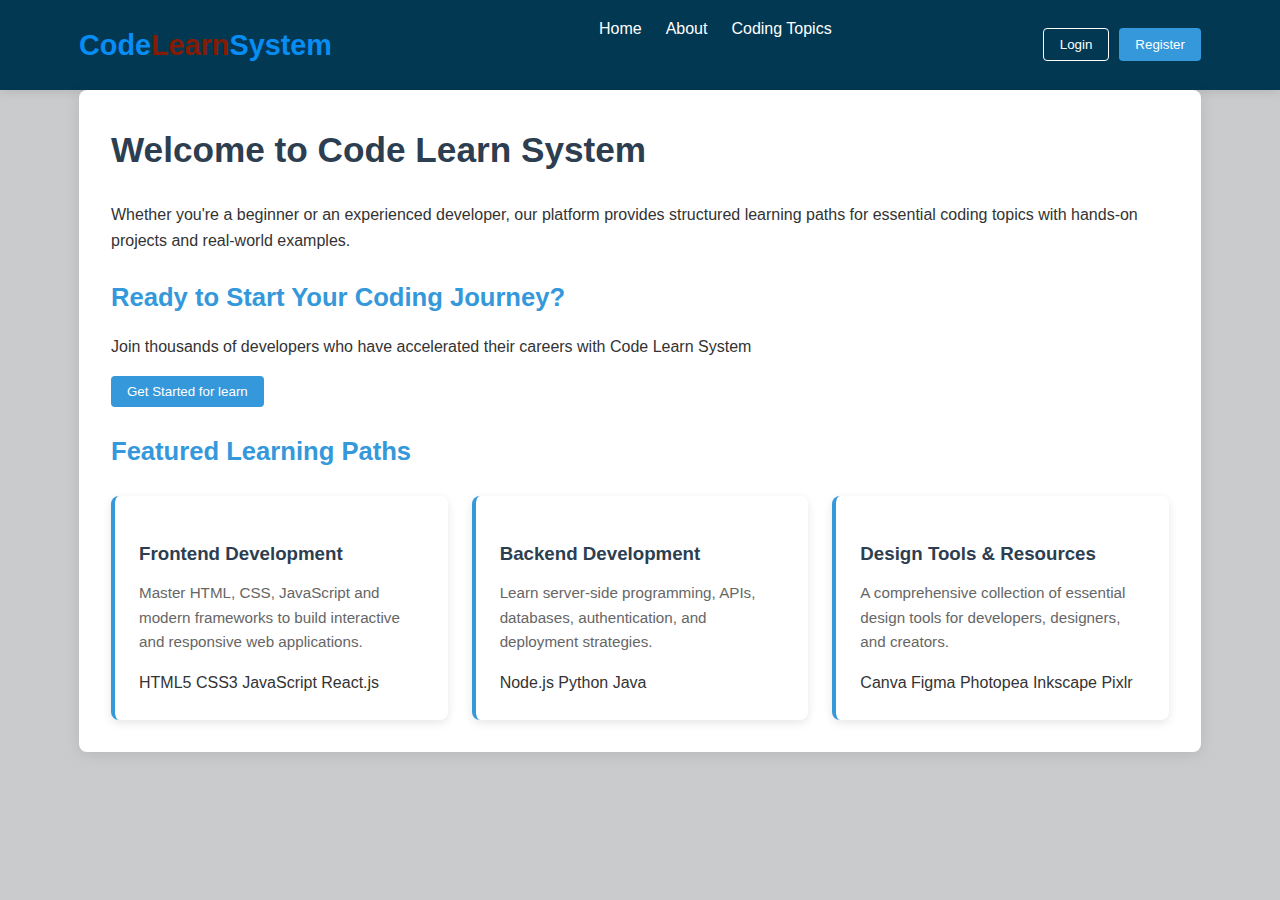
<file: index.html>
<!DOCTYPE html>
<html lang="en">
<head>
    <meta charset="UTF-8">
    <meta name="viewport" content="width=device-width, initial-scale=1.0">
    <title>Code Learn System - Software Engineer Learning Platform</title>
    <link rel="stylesheet" href="styles.css">
</head>
<body>
    <!-- Header Section -->
    <header>
        <div class="container">
            <div class="header-content">
                <div class="logo">
                    <i class="fas fa-code"></i>
                    Code<span>Learn</span>System
                </div>
                <nav>
                    <ul>
                        <li><a href="#" onclick="showPage('home')"><i class="fas fa-home"></i> Home</a></li>
                        <li><a href="#" onclick="showPage('about')"><i class="fas fa-info-circle"></i> About</a></li>
                        <li><a href="#" onclick="showPage('coding')"><i class="fas fa-laptop-code"></i> Coding Topics</a></li>
                    </ul>
                </nav>
                <div class="auth-buttons">
                    <button class="btn btn-login" onclick="showPage('login')"><i class="fas fa-sign-in-alt"></i> Login</button>
                    <button class="btn btn-register" onclick="showPage('register')"><i class="fas fa-user-plus"></i> Register</button>
                </div>
            </div>
        </div>
    </header>

    <!-- Main Content Section -->
    <main class="container">
        <!-- Home Page -->
        <section id="home" class="page active">
            <div class="hero-section">
                <h1>Welcome to Code Learn System</h1>
                <p>Whether you're a beginner or an experienced developer, our platform provides structured learning paths for essential coding topics with hands-on projects and real-world examples.</p>

                 <div class="cta-section">
                <h2>Ready to Start Your Coding Journey?</h2>
                <p>Join thousands of developers who have accelerated their careers with Code Learn System</p>
                <button class="btn btn-register" onclick="showPage('register')">Get Started for learn</button>
            </div>
            
            <h2>Featured Learning Paths</h2>
            <div class="topics-grid">
                <div class="topic-card" onclick="showPage('coding')">
                    <div class="topic-icon">
                        <i class="fas fa-paint-brush"></i>
                    </div>
                    <h3>Frontend Development</h3>
                    <p>Master HTML, CSS, JavaScript and modern frameworks to build interactive and responsive web applications.</p>
                    <div class="topic-tags">
                        <span class="tag">HTML5</span>
                        <span class="tag">CSS3</span>
                        <span class="tag">JavaScript</span>
                        <span class="tag">React.js</span>

                    </div>
                </div>
                <div class="topic-card" onclick="showPage('coding')">
                    <div class="topic-icon">
                        <i class="fas fa-server"></i>
                    </div>

                    <h3>Backend Development</h3>
                    <p>Learn server-side programming, APIs, databases, authentication, and deployment strategies.</p>
                    <div class="topic-tags">
                        <span class="tag">Node.js</span>
                        <span class="tag">Python</span>
                        <span class="tag">Java</span>
                    </div>
                    </div>
                
                <div class="topic-card" onclick="showPage('coding')">
    <div class="topic-icon">
        <i class="fas fa-palette"></i>
    </div>
    <h3>Design Tools & Resources</h3>
    <p>A comprehensive collection of essential design tools for developers, designers, and creators.</p>
    <div class="topic-tags">
        <span class="tag">Canva</span>
        <span class="tag">Figma</span>
        <span class="tag">Photopea</span>
        <span class="tag">Inkscape</span>
        <span class="tag">Pixlr</span>
    </div>
</div>
            
        </section>

        <!-- Login Page -->
        <section id="login" class="page">
            <div class="form-header">
                <h1><i class="fas fa-sign-in-alt"></i> Login to Your Account</h1>
                <p>Welcome back! Please enter your credentials to continue learning.</p>
            </div>
            <div class="form-container">
                <form id="loginForm">
                    <div class="form-group">
                        <label for="loginEmail"><i class="fas fa-envelope"></i> Email Address</label>
                        <input type="email" id="loginEmail" placeholder="Enter your email" required>
                    </div>
                    <div class="form-group">
                        <label for="loginPassword"><i class="fas fa-lock"></i> Password</label>
                        <input type="password" id="loginPassword" placeholder="Enter your password" required>
                        <div class="password-toggle">
                            <i class="fas fa-eye" id="toggleLoginPassword"></i>
                        </div>
                    </div>
                    <button type="submit" class="btn btn-primary">Login to Account</button>
                <div class="form-footer">
                    <p>Don't have an account? <a href="#" onclick="showPage('register')">Create one here</a></p>
                </div>
            </div>
        </section>

        <!-- Register Page -->
        <section id="register" class="page">
            <div class="form-header">
                <h1><i class="fas fa-user-plus"></i> Create Your Account</h1>
                <p>Join our community of developers and start your learning journey today.</p>
            </div>
            <div class="form-container">
                <form id="registerForm">
                    <div class="form-group">
                        <label for="registerName"><i class="fas fa-user"></i> Full Name</label>
                        <input type="text" id="registerName" placeholder="Enter your full name" required>
                    </div>
                    <div class="form-group">
                        <label for="registerEmail"><i class="fas fa-envelope"></i> Email Address</label>
                        <input type="email" id="registerEmail" placeholder="Enter your email" required>
                    </div>
                    <div class="form-group">
                        <label for="registerPassword"><i class="fas fa-lock"></i> Password</label>
                        <input type="password" id="registerPassword" placeholder="Create a password" required>
                        <div class="password-toggle">
                            <i class="fas fa-eye" id="toggleRegisterPassword"></i>
                        </div>
                        <div class="password-strength">
                            <div class="strength-bar"></div>
                            <span class="strength-text">Password strength: <span id="strengthValue">Weak</span></span>
                        </div>
                    </div>
                    <div class="form-group">
                        <label for="registerConfirmPassword"><i class="fas fa-lock"></i> Confirm Password</label>
                        <input type="password" id="registerConfirmPassword" placeholder="Confirm your password" required>
                        <div class="password-toggle">
                            <i class="fas fa-eye" id="toggleConfirmPassword"></i>
                        </div>
                    </div>
                    <div class="form-group">
                        <label for="userType"><i class="fas fa-graduation-cap"></i> I am a...</label>
                        <select id="userType" required>
                            <option value="">Select your level</option>
                            <option value="beginner">Beginner Developer</option>
                            <option value="intermediate">Intermediate Developer</option>
                            <option value="advanced">Advanced Developer</option>
                            <option value="student">Student</option>
                            <option value="professional">Professional</option>
                        </select>
                    </div>
                    <div class="form-options">
                    </div>
                    <button type="submit" class="btn btn-primary">Create Account</button>
                </form>
                <div class="form-footer">
                    <p>Already have an account? <a href="#" onclick="showPage('login')">Login here</a></p>
                </div>
            </div>
        </section>

        <!-- About Page -->
        <section id="about" class="page">
            <h1>About Code Learn System</h1>
            <p>Code Learn System is a comprehensive learning platform designed specifically for software engineers at all stages of their careers. Our mission is to provide structured, high-quality educational content that covers the essential topics every developer should master.</p>
            
            <h2>Our Approach</h2>
            <p>We believe in learning by doing. Our platform combines theoretical knowledge with practical exercises, real-world projects, and coding challenges to ensure you can apply what you learn effectively.</p>
            
            <h2>What We Offer</h2>
            <ul>
                <li>Comprehensive learning paths for frontend, backend, and full-stack development</li>
                <li>In-depth coverage of data structures, algorithms, and system design</li>
                <li>Practical projects to build your portfolio</li>
                <li>Interview preparation resources</li>
                <li>Community support and mentorship opportunities</li>
            </ul>
        </section>

        <!-- Coding Detail Page -->
        <section id="coding" class="page">
            <div class="page-header">
                <h1>Coding Topics for Software Engineers</h1>
                <p class="page-subtitle">Explore our comprehensive curriculum designed to take you from beginner to advanced software engineer.</p>
            </div>
            
            <div class="topics-container">
                <div class="topic-section" id="frontend-section">
                    <h2><i class="fas fa-paint-brush"></i> Frontend Development</h2>
                    <div class="topics-grid">
                        <div class="topic-card detailed">
                            <div class="topic-header">
                                <div class="topic-icon">
                                    <i class="fab fa-html5"></i>
                                </div>
                                <div class="topic-difficulty">
                                    <span class="difficulty beginner">Beginner</span>
                                </div>
                            </div>
                            <h3>HTML5</h3>
                            <p>Learn semantic markup, forms, accessibility, and modern HTML features for creating structured web content.</p>
                            <div class="topic-meta">
                                <span><i class="far fa-clock"></i> 15 hours</span>
                                <span><i class="far fa-file-code"></i> 50 exercises</span>
                            </div>
                            <a href="HTML5 Learning Resource.html" target="_blank" class="resource-link">Start Learning HTML5</a>
                        </div>
                        
                        <div class="topic-card detailed">
                            <div class="topic-header">
                                <div class="topic-icon">
                                    <i class="fab fa-css3-alt"></i>
                                </div>
                                <div class="topic-difficulty">
                                    <span class="difficulty intermediate">Intermediate</span>
                                </div>
                            </div>
                            <h3>CSS3</h3>
                            <p>Master layouts, responsive design, animations, Flexbox, Grid, and modern CSS frameworks like Tailwind.</p>
                            <div class="topic-meta">
                                <span><i class="far fa-clock"></i> 20 hours</span>
                                <span><i class="far fa-file-code"></i> 65 exercises</span>
                            </div>
                            <a href="CSS3 Learning Resource.html" target="_blank" class="resource-link">Start Learning CSS3</a>
                        </div>
                        
                        <div class="topic-card detailed">
                            <div class="topic-header">
                                <div class="topic-icon">
                                    <i class="fab fa-js-square"></i>
                                </div>
                                <div class="topic-difficulty">
                                    <span class="difficulty intermediate">Intermediate</span>
                                </div>
                            </div>
                            <h3>JavaScript</h3>
                            <p>Deep dive into ES6+, DOM manipulation, async programming, modern patterns, and best practices.</p>
                            <div class="topic-meta">
                                <span><i class="far fa-clock"></i> 40 hours</span>
                                <span><i class="far fa-file-code"></i> 120 exercises</span>
                            </div>
                            <a href="JavaScript Learning Resource.html" target="_blank" class="resource-link">Start Learning JavaScript</a>
                        </div>
                        
                        <div class="topic-card detailed">
                            <div class="topic-header">
                                <div class="topic-icon">
                                    <i class="fab fa-react"></i>
                                </div>
                                <div class="topic-difficulty">
                                    <span class="difficulty advanced">Advanced</span>
                                </div>
                            </div>
                            <h3>React.js</h3>
                            <p>Build modern user interfaces with components, hooks, context API, state management, and React Router.</p>
                            <div class="topic-meta">
                                <span><i class="far fa-clock"></i> 35 hours</span>
                                <span><i class="far fa-file-code"></i> 80 exercises</span>
                            </div>
                            <a href="React.js Learning Resources.html" target="_blank" class="resource-link">Start Learning React.js</a>
                        </div>
                    </div>
                </div>
                
                <div class="topic-section" id="backend-section">
                    <h2><i class="fas fa-server"></i> Backend Development</h2>
                    <div class="topics-grid">
                        <div class="topic-card detailed">
                            <div class="topic-header">
                                <div class="topic-icon">
                                    <i class="fab fa-node-js"></i>
                                </div>
                                <div class="topic-difficulty">
                                    <span class="difficulty intermediate">Intermediate</span>
                                </div>
                            </div>
                            <h3>Node.js</h3>
                            <p>Server-side JavaScript, Express framework, building RESTful APIs, authentication, and MongoDB integration.</p>
                            <div class="topic-meta">
                                <span><i class="far fa-clock"></i> 30 hours</span>
                                <span><i class="far fa-file-code"></i> 70 exercises</span>
                            </div>
                             <a href="https://www.w3schools.com/nodejs/" target="_blank" class="resource-link">Start Learning Node.js</a>
                          
                        </div>
                        
                        <div class="topic-card detailed">
                            <div class="topic-header">
                                <div class="topic-icon">
                                    <i class="fab fa-python"></i>
                                </div>
                                <div class="topic-difficulty">
                                    <span class="difficulty intermediate">Intermediate</span>
                                </div>
                            </div>
                            <h3>Python</h3>
                            <p>Python programming fundamentals and building robust web applications with Django framework.</p>
                            <div class="topic-meta">
                                <span><i class="far fa-clock"></i> 45 hours</span>
                                <span><i class="far fa-file-code"></i> 90 exercises</span>
                            </div>
                            <a href="https://www.w3schools.com/python/" target="_blank" class="resource-link">Start Learning Python</a>
                        </div>
                        
                        <div class="topic-card detailed">
                            <div class="topic-header">
                                <div class="topic-icon">
                                    <i class="fab fa-java"></i>
                                </div>
                                <div class="topic-difficulty">
                                    <span class="difficulty advanced">Advanced</span>
                                </div>
                            </div>
                            <h3>Java</h3>
                            <p>Enterprise application development with Java, Spring ecosystem, microservices, and cloud deployment.</p>
                            <div class="topic-meta">
                                <span><i class="far fa-clock"></i> 50 hours</span>
                                <span><i class="far fa-file-code"></i> 100 exercises</span>
                            </div>
                            <a href="https://www.w3schools.com/java/" target="_blank" class="resource-link">Start Learning Java</a>
                        </div>


                         <div class="topic-section" id="frontend-section">
                    <h2><i class="fas fa-paint-brush"></i>  Design Tools & Resources</h2>
                    <div class="topics-grid">
                        <div class="topic-card detailed">
                            <div class="topic-header">
                                <div class="topic-icon">
                                    <i class="fab fa-html5"></i>
                                </div>
                                <div class="topic-difficulty">
                                    <span class="difficulty designer">designer</span>
                                </div>
                            </div>
                            <h3>Design Tools & Resources</h3>
                            <p>Essential design tools for developers and creators. Master popular tools for UI/UX, graphics, and prototyping.</p>
                            <a href="Design Tools & Resources.html" target="_blank" class="resource-link">Start Design</a>
                        </div>
    
                    </div>
                </div>
            </div>
        </section>

    <script src="script.js"></script>
</body>
</html>
</file>
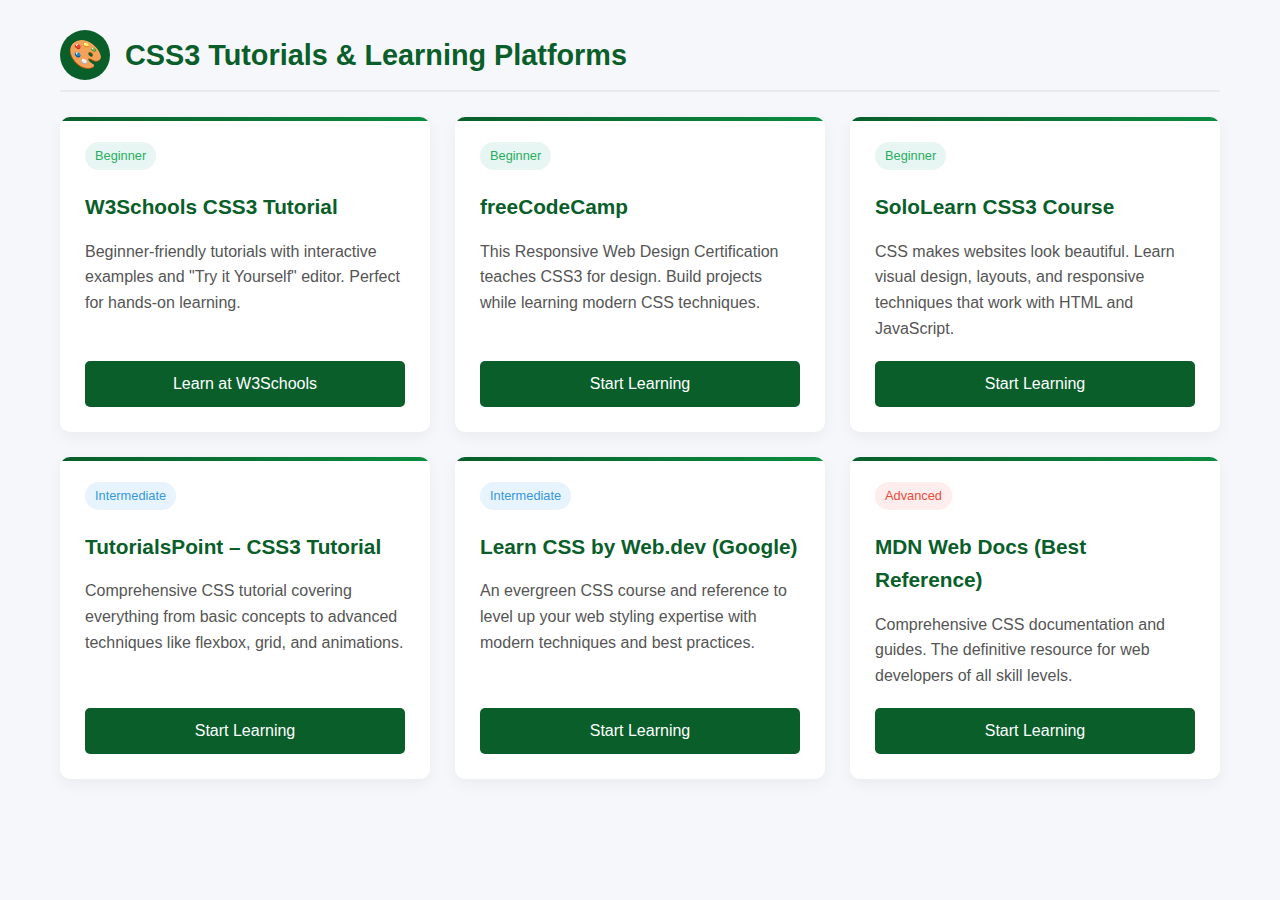
<file: CSS3 Learning Resource.html>
<!DOCTYPE html>
<html lang="en">
<head>
    <meta charset="UTF-8">
    <meta name="viewport" content="width=device-width, initial-scale=1.0">
    <title>CSS Learning Resources</title>
    <style>
        * {
            margin: 0;
            padding: 0;
            box-sizing: border-box;
            font-family: 'Segoe UI', Tahoma, Geneva, Verdana, sans-serif;
        }

        body {
            background-color: #f5f7fa;
            color: #333;
            line-height: 1.6;
        }

        header h1 {
            font-size: 2.5rem;
            margin-bottom: 0.5rem;
        }

        header p {
            font-size: 1.2rem;
            max-width: 600px;
            margin: 0 auto;
            opacity: 0.9;
        }

        .category {
            max-width: 1200px;
            margin: 30px auto;
            padding: 0 20px;
        }

        .category-title {
            display: flex;
            align-items: center;
            margin-bottom: 25px;
            padding-bottom: 10px;
            border-bottom: 2px solid #eaeaea;
        }

        .category-icon {
            font-size: 28px;
            margin-right: 15px;
            background: #095e2a;
            width: 50px;
            height: 50px;
            border-radius: 50%;
            display: flex;
            align-items: center;
            justify-content: center;
        }

        .category-title h2 {
            color: #095e2a;
            font-weight: 600;
            font-size: 1.8rem;
        }

        .resources-grid {
            display: grid;
            grid-template-columns: repeat(auto-fill, minmax(300px, 1fr));
            gap: 25px;
        }

        .resource-card {
            background: white;
            border-radius: 10px;
            box-shadow: 0 5px 15px rgba(0, 0, 0, 0.05);
            padding: 25px;
            transition: transform 0.3s ease, box-shadow 0.3s ease;
            display: flex;
            flex-direction: column;
            height: 100%;
            position: relative;
            overflow: hidden;
        }

        .resource-card::before {
            content: '';
            position: absolute;
            top: 0;
            left: 0;
            width: 100%;
            height: 4px;
            background: linear-gradient(90deg, #095e2a, #0a8c40);
        }

        .resource-card:hover {
            transform: translateY(-5px);
            box-shadow: 0 10px 20px rgba(0, 0, 0, 0.1);
        }

        .resource-card h3 {
            color: #095e2a;
            margin-bottom: 15px;
            font-size: 1.3rem;
        }

        .resource-card p {
            color: #555;
            margin-bottom: 20px;
            flex-grow: 1;
        }

        .resource-link {
            display: inline-block;
            background-color: #095e2a;
            color: white;
            padding: 10px 20px;
            border-radius: 5px;
            text-decoration: none;
            font-weight: 500;
            transition: background-color 0.3s ease;
            text-align: center;
            width: 100%;
        }

        .resource-link:hover {
            background-color: #0a3604;
        }

        .difficulty {
            display: inline-block;
            padding: 4px 10px;
            border-radius: 20px;
            font-size: 0.8rem;
            margin-bottom: 10px;
        }

        .beginner {
            background-color: #e8f6f3;
            color: #27ae60;
        }

        .intermediate {
            background-color: #e8f4fd;
            color: #3498db;
        }

        .advanced {
            background-color: #fdedec;
            color: #e74c3c;
        }

        .resource-meta {
            display: flex;
            justify-content: space-between;
            margin-bottom: 10px;
            font-size: 0.9rem;
            color: #777;
        }

        .resource-type {
            font-weight: 500;
        }


        @media (max-width: 768px) {
            .resources-grid {
                grid-template-columns: 1fr;
            }
            
            header h1 {
                font-size: 2rem;
            }
        }
    </style>
</head>
<body>
    
    <div class="category">
        <div class="category-title">
            <span class="category-icon">🎨</span>
            <h2>CSS3 Tutorials & Learning Platforms</h2>
        </div>
        <div class="resources-grid">
            <div class="resource-card">
                <div class="resource-meta">
                    <span class="difficulty beginner">Beginner</span>
                </div>
                <h3>W3Schools CSS3 Tutorial</h3>
                <p>Beginner-friendly tutorials with interactive examples and "Try it Yourself" editor. Perfect for hands-on learning.</p>
                <a href="https://www.w3schools.com/css/" target="_blank" class="resource-link">Learn at W3Schools</a>
            </div>
            <div class="resource-card">
                <div class="resource-meta">
                    <span class="difficulty beginner">Beginner</span>            
                </div>
                <h3>freeCodeCamp</h3>
                <p>This Responsive Web Design Certification teaches CSS3 for design. Build projects while learning modern CSS techniques.</p>
                <a href="https://www.freecodecamp.org/learn/responsive-web-design/" target="_blank" class="resource-link">Start Learning</a>
            </div>
               <div class="resource-card">
                <div class="resource-meta">
                    <span class="difficulty beginner">Beginner</span>
                </div>
                <h3>SoloLearn CSS3 Course</h3>
                <p>CSS makes websites look beautiful. Learn visual design, layouts, and responsive techniques that work with HTML and JavaScript.</p>
                <a href="https://www.sololearn.com/en/learn/courses/css-introduction" target="_blank" class="resource-link">Start Learning</a>
            </div>

            <div class="resource-card">
                <div class="resource-meta">
                    <span class="difficulty intermediate">Intermediate</span>
                </div>
                <h3>TutorialsPoint – CSS3 Tutorial</h3>
                <p>Comprehensive CSS tutorial covering everything from basic concepts to advanced techniques like flexbox, grid, and animations.</p>
                <a href="https://www.tutorialspoint.com/css/css3_tutorial.htm" target="_blank" class="resource-link">Start Learning</a>
            </div>

            <div class="resource-card">
                <div class="resource-meta">
                    <span class="difficulty intermediate">Intermediate</span>
                </div>
                <h3>Learn CSS by Web.dev (Google)</h3>
                <p>An evergreen CSS course and reference to level up your web styling expertise with modern techniques and best practices.</p>
                <a href="https://web.dev/learn/css/" target="_blank" class="resource-link">Start Learning</a>
            </div>

            <div class="resource-card">
                <div class="resource-meta">
                    <span class="difficulty advanced">Advanced</span>
                </div>
                <h3>MDN Web Docs (Best Reference)</h3>
                <p>Comprehensive CSS documentation and guides. The definitive resource for web developers of all skill levels.</p>
                <a href="https://developer.mozilla.org/en-US/docs/Web/CSS" target="_blank" class="resource-link">Start Learning</a>
            </div>
        </div>
    </div>
</body>
</html>
</file>
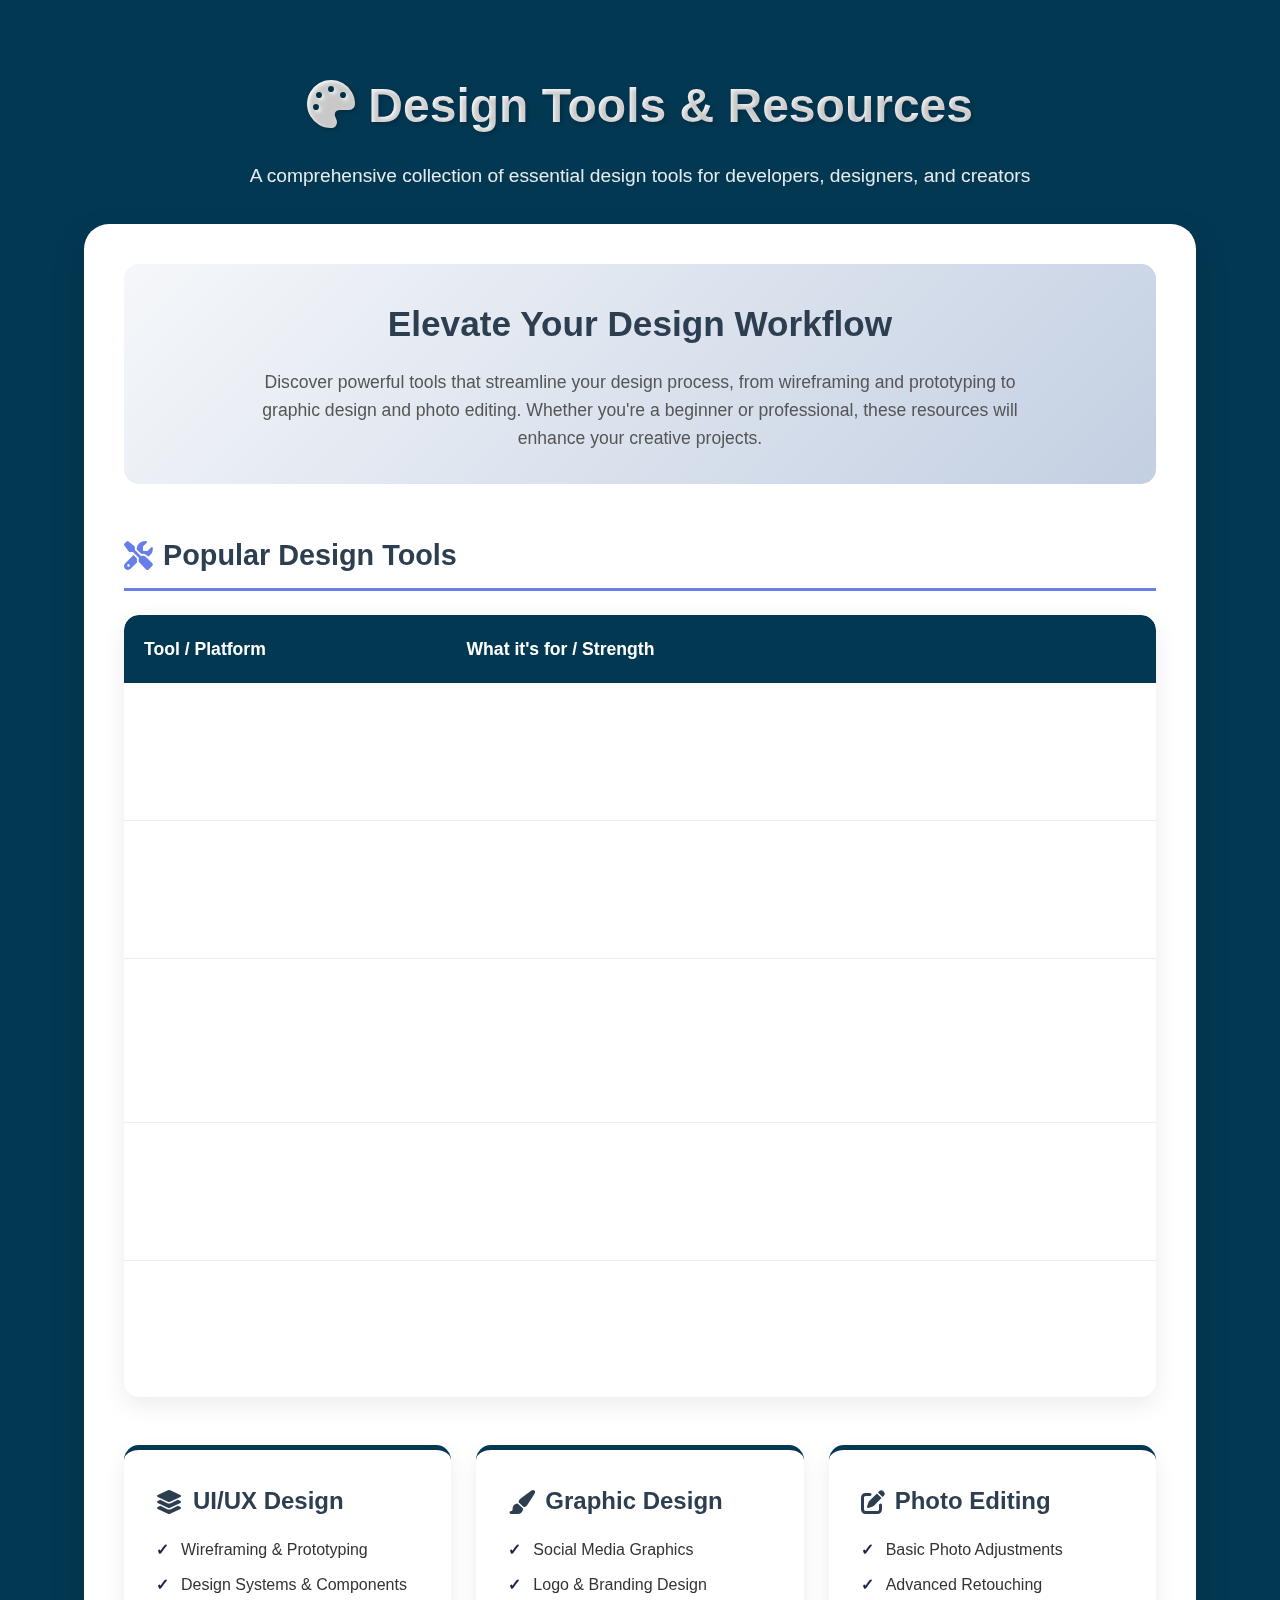
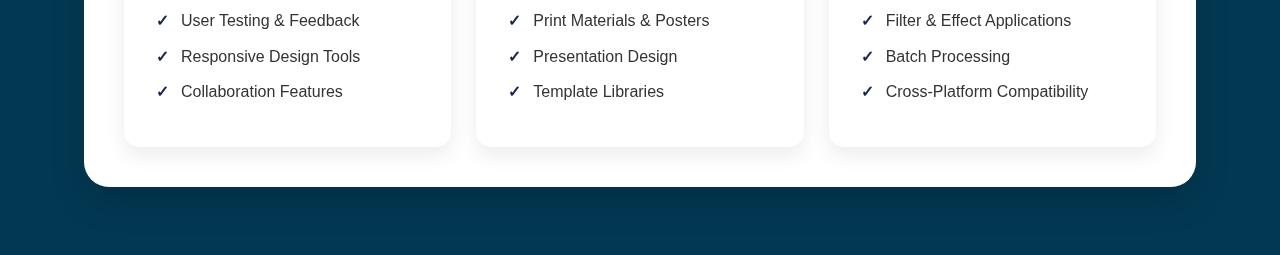
<file: Design Tools & Resources.html>
<!DOCTYPE html>
<html lang="en">
<head>
    <meta charset="UTF-8">
    <meta name="viewport" content="width=device-width, initial-scale=1.0">
    <title>Design Tools & Resources - Developer Resources Hub</title>
    <link rel="stylesheet" href="https://cdnjs.cloudflare.com/ajax/libs/font-awesome/6.4.0/css/all.min.css">
    <style>
        /* Base Styles */
        * {
            margin: 0;
            padding: 0;
            box-sizing: border-box;
            font-family: 'Segoe UI', Tahoma, Geneva, Verdana, sans-serif;
        }

        body {
            background: linear-gradient(#033853 100%);
            color: #333;
            line-height: 1.6;
            min-height: 100vh;
        }

        .container {
            width: 90%;
            max-width: 1200px;
            margin: 0 auto;
            padding: 20px;
        }

        /* Header Styles */
        header {
            text-align: center;
            padding: 3rem 0 2rem;
            color: white;
        }

        header h1 {
            font-size: 3rem;
            margin-bottom: 1rem;
            text-shadow: 2px 2px 4px rgba(0, 0, 0, 0.2);
            background: linear-gradient(45deg, #fff, #f0f0f0);
            -webkit-background-clip: text;
            -webkit-text-fill-color: transparent;
            background-clip: text;
        }

        header p {
            font-size: 1.2rem;
            max-width: 800px;
            margin: 0 auto;
            opacity: 0.9;
        }

        /* Main Content Styles */
        main {
            background: #fff;
            border-radius: 25px;
            box-shadow: 0 15px 35px rgba(0, 0, 0, 0.15);
            padding: 2.5rem;
            margin-bottom: 3rem;
            backdrop-filter: blur(10px);
        }

        .intro-section {
            text-align: center;
            margin-bottom: 3rem;
            padding: 2rem;
            background: linear-gradient(135deg, #f5f7fa 0%, #c3cfe2 100%);
            border-radius: 15px;
        }

        .intro-section h2 {
            color: #2c3e50;
            font-size: 2.2rem;
            margin-bottom: 1rem;
        }

        .intro-section p {
            font-size: 1.1rem;
            color: #555;
            max-width: 800px;
            margin: 0 auto;
        }

        /* Tools Table Styles */
        .tools-section {
            margin-bottom: 3rem;
        }

        .section-title {
            display: flex;
            align-items: center;
            gap: 10px;
            color: #2c3e50;
            font-size: 1.8rem;
            margin-bottom: 1.5rem;
            padding-bottom: 10px;
            border-bottom: 3px solid #667eea;
        }

        .section-title i {
            color: #667eea;
        }

        .tools-table {
            width: 100%;
            border-collapse: collapse;
            background: white;
            border-radius: 15px;
            overflow: hidden;
            box-shadow: 0 8px 25px rgba(0, 0, 0, 0.08);
        }

        .tools-table thead {
            background: linear-gradient(#033853 100%);
        }

        .tools-table th {
            color: white;
            font-weight: 600;
            padding: 20px;
            text-align: left;
            font-size: 1.1rem;
        }

        .tools-table th:first-child {
            border-radius: 15px 0 0 0;
        }

        .tools-table th:last-child {
            border-radius: 0 15px 0 0;
        }

        .tools-table td {
            padding: 25px 20px;
            border-bottom: 1px solid #eee;
            vertical-align: top;
        }

        .tools-table tr:hover {
            background-color: rgba(102, 126, 234, 0.05);
            transition: background-color 0.3s ease;
        }

        .tools-table tr:last-child td {
            border-bottom: none;
        }

        /* Tool Card Styles */
        .tool-card {
            display: flex;
            align-items: center;
            gap: 15px;
        }

        .tool-icon {
            width: 60px;
            height: 60px;
            background: linear-gradient(#033853 100%);
            border-radius: 12px;
            display: flex;
            align-items: center;
            justify-content: center;
            color: white;
            font-size: 1.8rem;
            flex-shrink: 0;
        }

        .tool-info h3 {
            font-size: 1.3rem;
            color: #2c3e50;
            margin-bottom: 5px;
        }

        .tool-link {
            color: #667eea;
            text-decoration: none;
            font-weight: 500;
            display: inline-flex;
            align-items: center;
            gap: 5px;
            transition: color 0.3s ease;
        }

        .tool-link:hover {
            color: #142632;
            text-decoration: underline;
        }

        /* Tool Description */
        .tool-description {
            color: #555;
            line-height: 1.7;
        }

        .tool-description strong {
            color: #2c3e50;
            display: block;
            margin-bottom: 5px;
        }

        /* Tool Endorsement */
        .tool-endorsement {
            display: flex;
            align-items: center;
            gap: 10px;
            margin-top: 10px;
            color: #666;
            font-size: 0.9rem;
        }

        .endorser {
            display: inline-flex;
            align-items: center;
            gap: 5px;
            background: rgba(102, 126, 234, 0.1);
            padding: 5px 10px;
            border-radius: 20px;
            color: #667eea;
            font-weight: 500;
        }

        /* Categories Section */
        .categories-section {
            display: grid;
            grid-template-columns: repeat(auto-fit, minmax(300px, 1fr));
            gap: 25px;
            margin-top: 3rem;
        }

        .category-card {
            background: white;
            border-radius: 15px;
            padding: 2rem;
            box-shadow: 0 8px 20px rgba(0, 0, 0, 0.08);
            transition: transform 0.3s ease, box-shadow 0.3s ease;
            border-top: 5px solid #033853;
        }

        .category-card:hover {
            transform: translateY(-5px);
            box-shadow: 0 12px 25px rgba(0, 0, 0, 0.12);
        }

        .category-card h3 {
            display: flex;
            align-items: center;
            gap: 10px;
            color: #2c3e50;
            font-size: 1.5rem;
            margin-bottom: 1rem;
        }

        .category-card ul {
            list-style: none;
            margin-left: 0;
        }

        .category-card li {
            margin-bottom: 10px;
            padding-left: 25px;
            position: relative;
        }

        .category-card li:before {
            content: "✓";
            position: absolute;
            left: 0;
            color: #1b244e;
            font-weight: bold;
        }


        /* Responsive Styles */
        @media (max-width: 992px) {
            .container {
                width: 95%;
                padding: 10px;
            }
            
            header h1 {
                font-size: 2.5rem;
            }
            
            main {
                padding: 2rem;
            }
        }

        @media (max-width: 768px) {
            .tools-table {
                display: block;
                overflow-x: auto;
            }
            
            .tool-card {
                flex-direction: column;
                text-align: center;
                gap: 10px;
            }
            
            .categories-section {
                grid-template-columns: 1fr;
            }
            
            header h1 {
                font-size: 2rem;
            }
            
            .section-title {
                font-size: 1.5rem;
            }
        }

        @media (max-width: 480px) {
            header {
                padding: 2rem 0 1.5rem;
            }
            
            main {
                padding: 1.5rem;
            }
            
            .intro-section {
                padding: 1.5rem;
            }
            
            .tools-table th, 
            .tools-table td {
                padding: 15px 10px;
            }
            
            .footer-links {
                flex-direction: column;
                gap: 10px;
            }
        }

        /* Scrollbar Styling */
        ::-webkit-scrollbar {
            width: 10px;
        }

        ::-webkit-scrollbar-track {
            background: #f1f1f1;
            border-radius: 10px;
        }

        ::-webkit-scrollbar-thumb {
            background: linear-gradient(180deg, #667eea, #764ba2);
            border-radius: 10px;
        }

        ::-webkit-scrollbar-thumb:hover {
            background: linear-gradient(180deg, #764ba2, #667eea);
        }

        /* Animation for table rows */
        @keyframes fadeInUp {
            from {
                opacity: 0;
                transform: translateY(20px);
            }
            to {
                opacity: 1;
                transform: translateY(0);
            }
        }

        .tools-table tbody tr {
            animation: fadeInUp 0.5s ease forwards;
            opacity: 0;
        }

        .tools-table tbody tr:nth-child(1) { animation-delay: 0.1s; }
        .tools-table tbody tr:nth-child(2) { animation-delay: 0.2s; }
        .tools-table tbody tr:nth-child(3) { animation-delay: 0.3s; }
        .tools-table tbody tr:nth-child(4) { animation-delay: 0.4s; }
        .tools-table tbody tr:nth-child(5) { animation-delay: 0.5s; }
    </style>
</head>
<body>
    <div class="container">
        <header>
            <h1><i class="fas fa-palette"></i> Design Tools & Resources</h1>
            <p>A comprehensive collection of essential design tools for developers, designers, and creators</p>
        </header>

        <main>
            <div class="intro-section">
                <h2>Elevate Your Design Workflow</h2>
                <p>Discover powerful tools that streamline your design process, from wireframing and prototyping to graphic design and photo editing. Whether you're a beginner or professional, these resources will enhance your creative projects.</p>
            </div>

            <div class="tools-section">
                <h2 class="section-title"><i class="fas fa-tools"></i> Popular Design Tools</h2>
                <table class="tools-table">
                    <thead>
                        <tr>
                            <th style="width: 25%;">Tool / Platform</th>
                            <th style="width: 55%;">What it's for / Strength</th>
                        </tr>
                    </thead>
                    <tbody>
                        <tr>
                            <td>
                                <div class="tool-card">
                                    <div class="tool-icon">
                                        <i class="fab fa-canva"></i>
                                    </div>
                                    <div class="tool-info">
                                        <h3>Canva</h3>
                                        <a href="https://www.canva.com" target="_blank" class="tool-link">
                                            canva.com <i class="fas fa-external-link-alt"></i>
                                        </a>
                                    </div>
                                </div>
                            </td>
                            <td class="tool-description">
                                <strong>Great for social-media graphics, posters, flyers, presentations</strong>
                                Easy drag-and-drop interface with tons of professional templates. Perfect for non-designers and professionals alike who need quick, beautiful designs without extensive design skills.
                        </tr>
                        
                        <tr>
                            <td>
                                <div class="tool-card">
                                    <div class="tool-icon">
                                        <i class="fab fa-figma"></i>
                                    </div>
                                    <div class="tool-info">
                                        <h3>Figma</h3>
                                        <a href="https://www.figma.com" target="_blank" class="tool-link">
                                            figma.com <i class="fas fa-external-link-alt"></i>
                                        </a>
                                    </div>
                                </div>
                            </td>
                            <td class="tool-description">
                                <strong>Excellent for UI / UX design, websites/app prototyping</strong>
                                Industry-standard tool for collaborative design, prototyping, and design systems. Great for teams working on web and mobile app interfaces with real-time collaboration features.
                           
                        </tr>
                        
                        <tr>
                            <td>
                                <div class="tool-card">
                                    <div class="tool-icon">
                                        <i class="fas fa-camera-retro"></i>
                                    </div>
                                    <div class="tool-info">
                                        <h3>Photopea</h3>
                                        <a href="https://www.photopea.com" target="_blank" class="tool-link">
                                            photopea.com <i class="fas fa-external-link-alt"></i>
                                        </a>
                                    </div>
                                </div>
                            </td>
                            <td class="tool-description">
                                <strong>Browser-based photo editor similar to Photoshop</strong>
                                Powerful online alternative to Adobe Photoshop. Works for editing photos, creating graphics, and designing mockups without installing any software. Supports PSD files and other professional formats.
                            </td>
                            
                        </tr>
                        
                        <tr>
                            <td>
                                <div class="tool-card">
                                    <div class="tool-icon">
                                        <i class="fas fa-pen-nib"></i>
                                    </div>
                                    <div class="tool-info">
                                        <h3>Inkscape</h3>
                                        <a href="https://inkscape.org" target="_blank" class="tool-link">
                                            inkscape.org <i class="fas fa-external-link-alt"></i>
                                        </a>
                                    </div>
                                </div>
                            </td>
                            <td class="tool-description">
                                <strong>Free and open-source vector graphics editor</strong>
                                Ideal for creating logos, icons, illustrations, and scalable vector art. A powerful alternative to Adobe Illustrator with support for SVG format and extensive drawing tools.
                            </td>
                            
                        </tr>
                        
                        <tr>
                            <td>
                                <div class="tool-card">
                                    <div class="tool-icon">
                                        <i class="fas fa-image"></i>
                                    </div>
                                    <div class="tool-info">
                                        <h3>Pixlr</h3>
                                        <a href="https://pixlr.com" target="_blank" class="tool-link">
                                            pixlr.com <i class="fas fa-external-link-alt"></i>
                                        </a>
                                    </div>
                                </div>
                            </td>
                            <td class="tool-description">
                                <strong>Good for quick image/photo edits and filters</strong>
                                Perfect for simple graphic tasks directly in your browser. Offers both basic and advanced editing tools, making it suitable for quick touch-ups, filters, and simple graphic design work.
                            </td>
                        </tr>
                    </tbody>
                </table>
            </div>

            <div class="categories-section">
                <div class="category-card">
                    <h3><i class="fas fa-layer-group"></i> UI/UX Design</h3>
                    <ul>
                        <li>Wireframing & Prototyping</li>
                        <li>Design Systems & Components</li>
                        <li>User Testing & Feedback</li>
                        <li>Responsive Design Tools</li>
                        <li>Collaboration Features</li>
                    </ul>
                </div>
                
                <div class="category-card">
                    <h3><i class="fas fa-paint-brush"></i> Graphic Design</h3>
                    <ul>
                        <li>Social Media Graphics</li>
                        <li>Logo & Branding Design</li>
                        <li>Print Materials & Posters</li>
                        <li>Presentation Design</li>
                        <li>Template Libraries</li>
                    </ul>
                </div>
                
                <div class="category-card">
                    <h3><i class="fas fa-edit"></i> Photo Editing</h3>
                    <ul>
                        <li>Basic Photo Adjustments</li>
                        <li>Advanced Retouching</li>
                        <li>Filter & Effect Applications</li>
                        <li>Batch Processing</li>
                        <li>Cross-Platform Compatibility</li>
                    </ul>
                </div>
            </div>
        </main>
    </div>

    <script>
        // Add some interactivity
        document.addEventListener('DOMContentLoaded', function() {
            // Add click animation to tool cards
            const toolCards = document.querySelectorAll('.tool-card');
            toolCards.forEach(card => {
                card.addEventListener('click', function() {
                    this.style.transform = 'scale(0.98)';
                    setTimeout(() => {
                        this.style.transform = '';
                    }, 150);
                });
            });
            
            // Smooth scroll for anchor links
            document.querySelectorAll('a[href^="#"]').forEach(anchor => {
                anchor.addEventListener('click', function(e) {
                    e.preventDefault();
                    const targetId = this.getAttribute('href');
                    if (targetId === '#') return;
                    
                    const targetElement = document.querySelector(targetId);
                    if (targetElement) {
                        window.scrollTo({
                            top: targetElement.offsetTop - 100,
                            behavior: 'smooth'
                        });
                    }
                });
            });
            
            // Add hover effect to category cards
            const categoryCards = document.querySelectorAll('.category-card');
            categoryCards.forEach(card => {
                card.addEventListener('mouseenter', function() {
                    this.style.borderTopColor = '#764ba2';
                });
                
                card.addEventListener('mouseleave', function() {
                    this.style.borderTopColor = '#667eea';
                });
            });
        });
    </script>
</body>
</html>
</file>
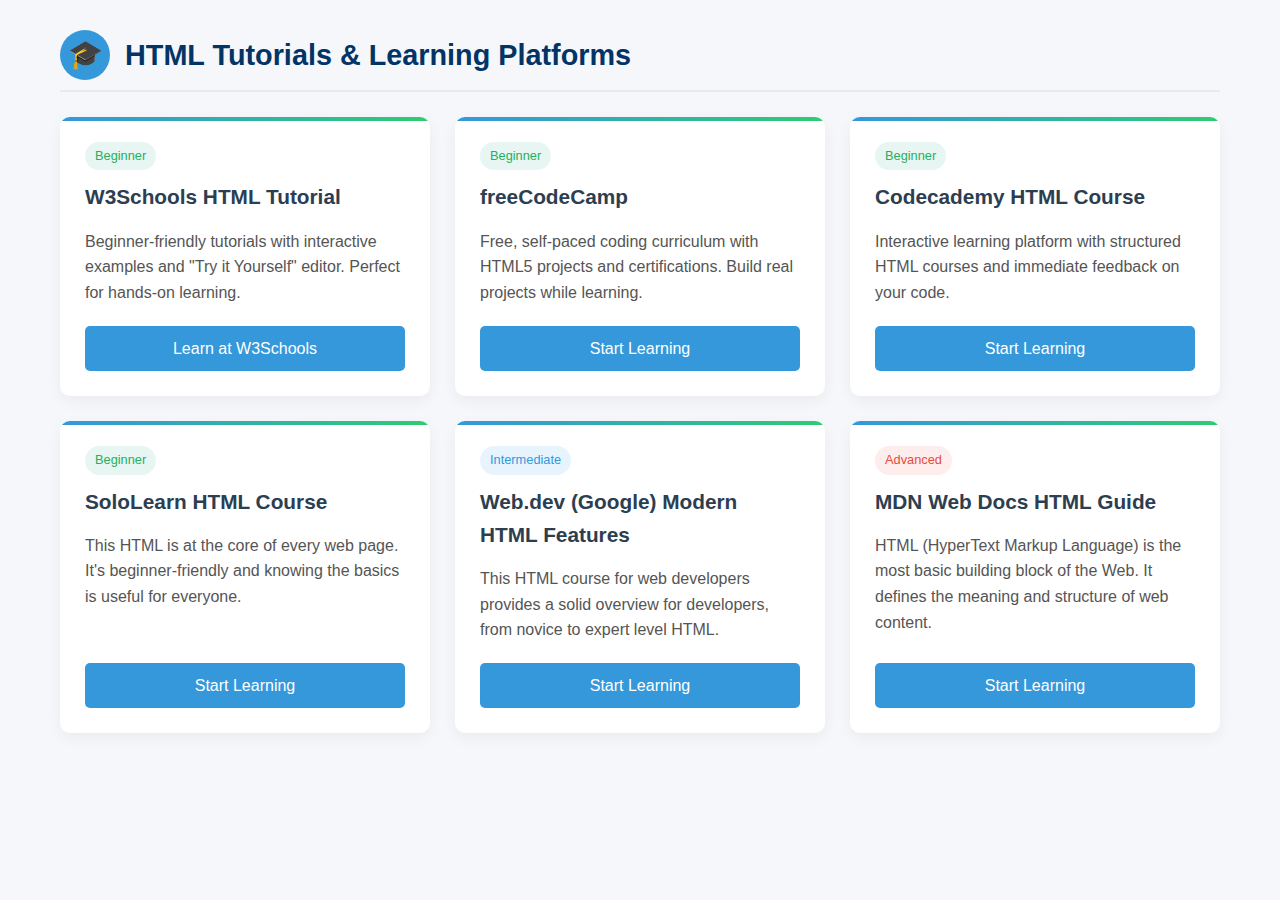
<file: HTML5 Learning Resource.html>
<!DOCTYPE html>
<html lang="en">
<head>
    <meta charset="UTF-8">
    <meta name="viewport" content="width=device-width, initial-scale=1.0">
    <title>Learning Resources</title>
    <style>
        * {
            margin: 0;
            padding: 0;
            box-sizing: border-box;
            font-family: 'Segoe UI', Tahoma, Geneva, Verdana, sans-serif;
        }

        body {
            background-color: #f5f7fa;
            color: #d9d60f;
            line-height: 1.6;
        }


        header h1 {
            font-size: 2.5rem;
            margin-bottom: 0.5rem;
        }

        header p {
            font-size: 1.2rem;
            max-width: 600px;
            margin: 0 auto;
            opacity: 0.9;
        }

        .category {
            max-width: 1200px;
            margin: 30px auto;
            padding: 0 20px;
        }

        .category-title {
            display: flex;
            align-items: center;
            margin-bottom: 25px;
            padding-bottom: 10px;
            border-bottom: 2px solid #eaeaea;
        }

        .category-icon {
            font-size: 28px;
            margin-right: 15px;
            background: #3498db;
            width: 50px;
            height: 50px;
            border-radius: 50%;
            display: flex;
            align-items: center;
            justify-content: center;
        }

        .category-title h2 {
            color: #023466;
            font-weight: 600;
            font-size: 1.8rem;
        }

        .resources-grid {
            display: grid;
            grid-template-columns: repeat(auto-fill, minmax(300px, 1fr));
            gap: 25px;
        }

        .resource-card {
            background: white;
            border-radius: 10px;
            box-shadow: 0 5px 15px rgba(0, 0, 0, 0.05);
            padding: 25px;
            transition: transform 0.3s ease, box-shadow 0.3s ease;
            display: flex;
            flex-direction: column;
            height: 100%;
            position: relative;
            overflow: hidden;
        }

        .resource-card::before {
            content: '';
            position: absolute;
            top: 0;
            left: 0;
            width: 100%;
            height: 4px;
            border-left: 4px solid #04a0af;
            background: linear-gradient(90deg, #3498db, #2ecc71);
        }

        .resource-card:hover {
            transform: translateY(-5px);
            box-shadow: 0 10px 20px rgba(0, 0, 0, 0.1);
        }

        .resource-card h3 {
            color: #2c3e50;
            margin-bottom: 15px;
            font-size: 1.3rem;
        }

        .resource-card p {
            color: #555;
            margin-bottom: 20px;
            flex-grow: 1;
        }

        .resource-link {
            display: inline-block;
            background-color: #3498db;
            color: white;
            padding: 10px 20px;
            border-radius: 5px;
            text-decoration: none;
            font-weight: 500;
            transition: background-color 0.3s ease;
            text-align: center;
            width: 100%;
        }

        .resource-link:hover {
            background-color: #2980b9;
        }

        .difficulty {
            display: inline-block;
            padding: 4px 10px;
            border-radius: 20px;
            font-size: 0.8rem;
            margin-bottom: 10px;
        }

        .beginner {
            background-color: #e8f6f3;
            color: #27ae60;
        }

        .intermediate {
            background-color: #e8f4fd;
            color: #3498db;
        }

        .advanced {
            background-color: #fdedec;
            color: #e74c3c;
        }

        @media (max-width: 768px) {
            .resources-grid {
                grid-template-columns: 1fr;
            }
            
            header h1 {
                font-size: 2rem;
            }
        }
    </style>
</head>
<body>
    
    <div class="category">
        <div class="category-title">
            <span class="category-icon">🎓</span>
            <h2>HTML Tutorials & Learning Platforms</h2>
        </div>
        <div class="resources-grid">
            <div class="resource-card">
                <div class="resource-meta">
                <span class="difficulty beginner">Beginner</span>
                </div>
                <h3>W3Schools HTML Tutorial</h3>
                <p>Beginner-friendly tutorials with interactive examples and "Try it Yourself" editor. Perfect for hands-on learning.</p>
                <a href="https://www.w3schools.com/html/" target="_blank" class="resource-link">Learn at W3Schools</a>
            </div>

            <div class="resource-card">
                 <div class="resource-meta">
                <span class="difficulty beginner">Beginner</span>
                 </div>
                <h3>freeCodeCamp</h3>
                <p>Free, self-paced coding curriculum with HTML5 projects and certifications. Build real projects while learning.</p>
                <a href="https://www.freecodecamp.org/learn/responsive-web-design/" target="_blank" class="resource-link">Start Learning</a>
            </div>

            <div class="resource-card">
                <div class="resource-meta">
                <span class="difficulty beginner">Beginner</span>
                </div>
                <h3>Codecademy HTML Course</h3>
                <p>Interactive learning platform with structured HTML courses and immediate feedback on your code.</p>
                <a href="https://www.codecademy.com/learn/learn-html" target="_blank" class="resource-link">Start Learning</a>
            </div>

            <div class="resource-card">
                 <div class="resource-meta">
                <span class="difficulty beginner">Beginner</span>
                </div>
                <h3>SoloLearn HTML Course</h3>
                <p>This HTML is at the core of every web page. It's beginner-friendly and knowing the basics is useful for everyone.</p>
                <a href="https://www.sololearn.com/en/learn/courses/html-introduction" target="_blank" class="resource-link">Start Learning</a>
            </div>

             <div class="resource-card">
                <div class="resource-meta">
                <span class="difficulty intermediate">Intermediate</span>
             </div>
                <h3>Web.dev (Google) Modern HTML Features</h3>
                <p>This HTML course for web developers provides a solid overview for developers, from novice to expert level HTML.</p>
                <a href="https://web.dev/learn/html/" target="_blank" class="resource-link">Start Learning</a>
            </div>

            <div class="resource-card">
                <div class="resource-meta">
                <span class="difficulty advanced">Advanced</span>
                </div>
                <h3>MDN Web Docs HTML Guide</h3>
                <p>HTML (HyperText Markup Language) is the most basic building block of the Web. It defines the meaning and structure of web content.</p>
                <a href="https://developer.mozilla.org/en-US/docs/Web/HTML" target="_blank" class="resource-link">Start Learning</a>
            </div>
        </div>
    </div>
</body>
</html>
</file>
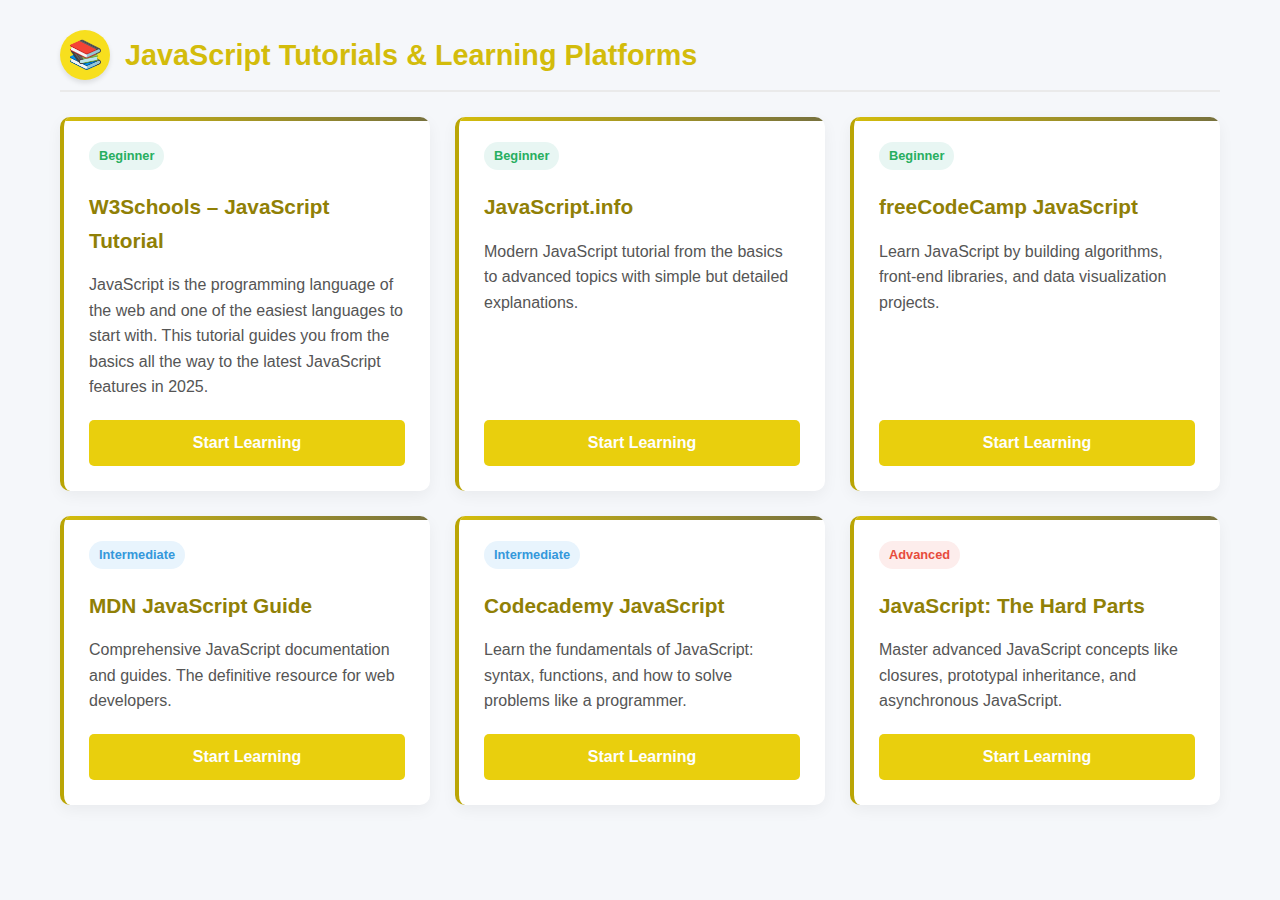
<file: JavaScript Learning Resource.html>
<!DOCTYPE html>
<html lang="en">
<head>
    <meta charset="UTF-8">
    <meta name="viewport" content="width=device-width, initial-scale=1.0">
    <title>JavaScript Learning Resources</title>
    <style>
        * {
            margin: 0;
            padding: 0;
            box-sizing: border-box;
            font-family: 'Segoe UI', Tahoma, Geneva, Verdana, sans-serif;
        }

        body {
            background-color: #f5f7fa;
            color: #333;
            line-height: 1.6;
        }

        header h1 {
            font-size: 3rem;
            margin-bottom: 0.5rem;
            position: relative;
            text-shadow: 1px 1px 3px rgba(70, 69, 2, 0.1);
        }

        header p {
            font-size: 1.3rem;
            max-width: 700px;
            margin: 0 auto;
            font-weight: 500;
            position: relative;
        }

        .subtitle {
            font-size: 1.1rem;
            margin-top: 0.5rem;
            opacity: 0.8;
        }

        .category {
            max-width: 1200px;
            margin: 30px auto;
            padding: 0 20px;
        }

        .category-title {
            display: flex;
            align-items: center;
            margin-bottom: 25px;
            padding-bottom: 10px;
            border-bottom: 2px solid #eaeaea;
        }

        .category-icon {
            font-size: 28px;
            margin-right: 15px;
            background: #f7df1e;
            width: 50px;
            height: 50px;
            border-radius: 50%;
            display: flex;
            align-items: center;
            justify-content: center;
            box-shadow: 0 3px 5px rgba(0, 0, 0, 0.1);
        }

        .category-title h2 {
            color: #d3bc0b;
            font-weight: 700;
            font-size: 1.8rem;
        }

        .resources-grid {
            display: grid;
            grid-template-columns: repeat(auto-fill, minmax(300px, 1fr));
            gap: 25px;
        }

        .resource-card {
            background: white;
            border-radius: 10px;
            box-shadow: 0 5px 15px rgba(0, 0, 0, 0.05);
            padding: 25px;
            transition: transform 0.3s ease, box-shadow 0.3s ease;
            display: flex;
            flex-direction: column;
            height: 100%;
            position: relative;
            overflow: hidden;
            border-left: 4px solid #baa505;
        }

        .resource-card::before {
            content: '';
            position: absolute;
            top: 0;
            left: 0;
            width: 100%;
            height: 4px;
            background: linear-gradient(90deg, #d3bc0b, #77713e);
        }

        .resource-card:hover {
            transform: translateY(-5px);
            box-shadow: 0 10px 20px rgba(0, 0, 0, 0.1);
        }

        .resource-card h3 {
            color: #908006;
            margin-bottom: 15px;
            font-size: 1.3rem;
        }

        .resource-card p {
            color: #555;
            margin-bottom: 20px;
            flex-grow: 1;
        }

        .resource-link {
            display: inline-block;
            background-color: #e9cf0d;
            color: #fefefe;
            padding: 10px 20px;
            border-radius: 5px;
            text-decoration: none;
            font-weight: 600;
            transition: background-color 0.3s ease, transform 0.2s ease;
            text-align: center;
            width: 100%;
            border: none;
            cursor: pointer;
        }

        .resource-link:hover {
            background-color: #7d7503;
            transform: translateY(-2px);
        }

        .difficulty {
            display: inline-block;
            padding: 4px 10px;
            border-radius: 20px;
            font-size: 0.8rem;
            margin-bottom: 10px;
            font-weight: 600;
        }

        .beginner {
            background-color: #e8f6f3;
            color: #27ae60;
        }

        .intermediate {
            background-color: #e8f4fd;
            color: #3498db;
        }

        .advanced {
            background-color: #fdedec;
            color: #e74c3c;
        }

        .resource-meta {
            display: flex;
            justify-content: space-between;
            margin-bottom: 10px;
            font-size: 0.9rem;
            color: #777;
        }

        .resource-type {
            font-weight: 500;
        }



        .js-logo {
            font-size: 2rem;
            margin-right: 10px;
            vertical-align: middle;
        }

        @media (max-width: 768px) {
            .resources-grid {
                grid-template-columns: 1fr;
            }
            
            header h1 {
                font-size: 2.2rem;
            }
            
            header p {
                font-size: 1.1rem;
            }
        }
    </style>
</head>
<body>
    
    <div class="category">
        <div class="category-title">
            <span class="category-icon">📚</span>
            <h2>JavaScript Tutorials & Learning Platforms</h2>
            
        </div>
        <div class="resources-grid">
              <div class="resource-card">
                <div class="resource-meta">
                    <span class="difficulty beginner">Beginner</span>
                </div>
                <h3>W3Schools – JavaScript Tutorial</h3>
                <p>JavaScript is the programming language of the web and one of the easiest languages to start with. This tutorial guides you from the basics all the way to the latest JavaScript features in 2025.</p>
                <a href="https://www.w3schools.com/js/" target="_blank" class="resource-link">Start Learning</a>
            </div>


            <div class="resource-card">
                <div class="resource-meta">
                    <span class="difficulty beginner">Beginner</span>
                </div>
                <h3>JavaScript.info</h3>
                <p>Modern JavaScript tutorial from the basics to advanced topics with simple but detailed explanations.</p>
                <a href="https://javascript.info/" target="_blank" class="resource-link">Start Learning</a>
            </div>

            
            <div class="resource-card">
                <div class="resource-meta">
                    <span class="difficulty beginner">Beginner</span>
                </div>
                <h3>freeCodeCamp JavaScript</h3>
                <p>Learn JavaScript by building algorithms, front-end libraries, and data visualization projects.</p>
                <a href="https://www.freecodecamp.org/learn/javascript-algorithms-and-data-structures/" target="_blank" class="resource-link">Start Learning</a>
            </div>

            <div class="resource-card">
                <div class="resource-meta">
                    <span class="difficulty intermediate">Intermediate</span>
                </div>
                <h3>MDN JavaScript Guide</h3>
                <p>Comprehensive JavaScript documentation and guides. The definitive resource for web developers.</p>
                <a href="https://developer.mozilla.org/en-US/docs/Web/JavaScript" target="_blank" class="resource-link">Start Learning</a>
            </div>

            <div class="resource-card">
                <div class="resource-meta">
                    <span class="difficulty intermediate">Intermediate</span>
                </div>
                <h3>Codecademy JavaScript</h3>
                <p>Learn the fundamentals of JavaScript: syntax, functions, and how to solve problems like a programmer.</p>
                <a href="https://www.codecademy.com/learn/introduction-to-javascript" target="_blank" class="resource-link">Start Learning</a>
            </div>
              <div class="resource-card">
                <div class="resource-meta">
                    <span class="difficulty advanced">Advanced</span>
                </div>
                <h3>JavaScript: The Hard Parts</h3>
                <p>Master advanced JavaScript concepts like closures, prototypal inheritance, and asynchronous JavaScript.</p>
                <a href="https://frontendmasters.com/courses/javascript-hard-parts/" target="_blank" class="resource-link">Start Learning</a>
            </div>
        </div>
    </div>
    
</body>
</html>
</file>
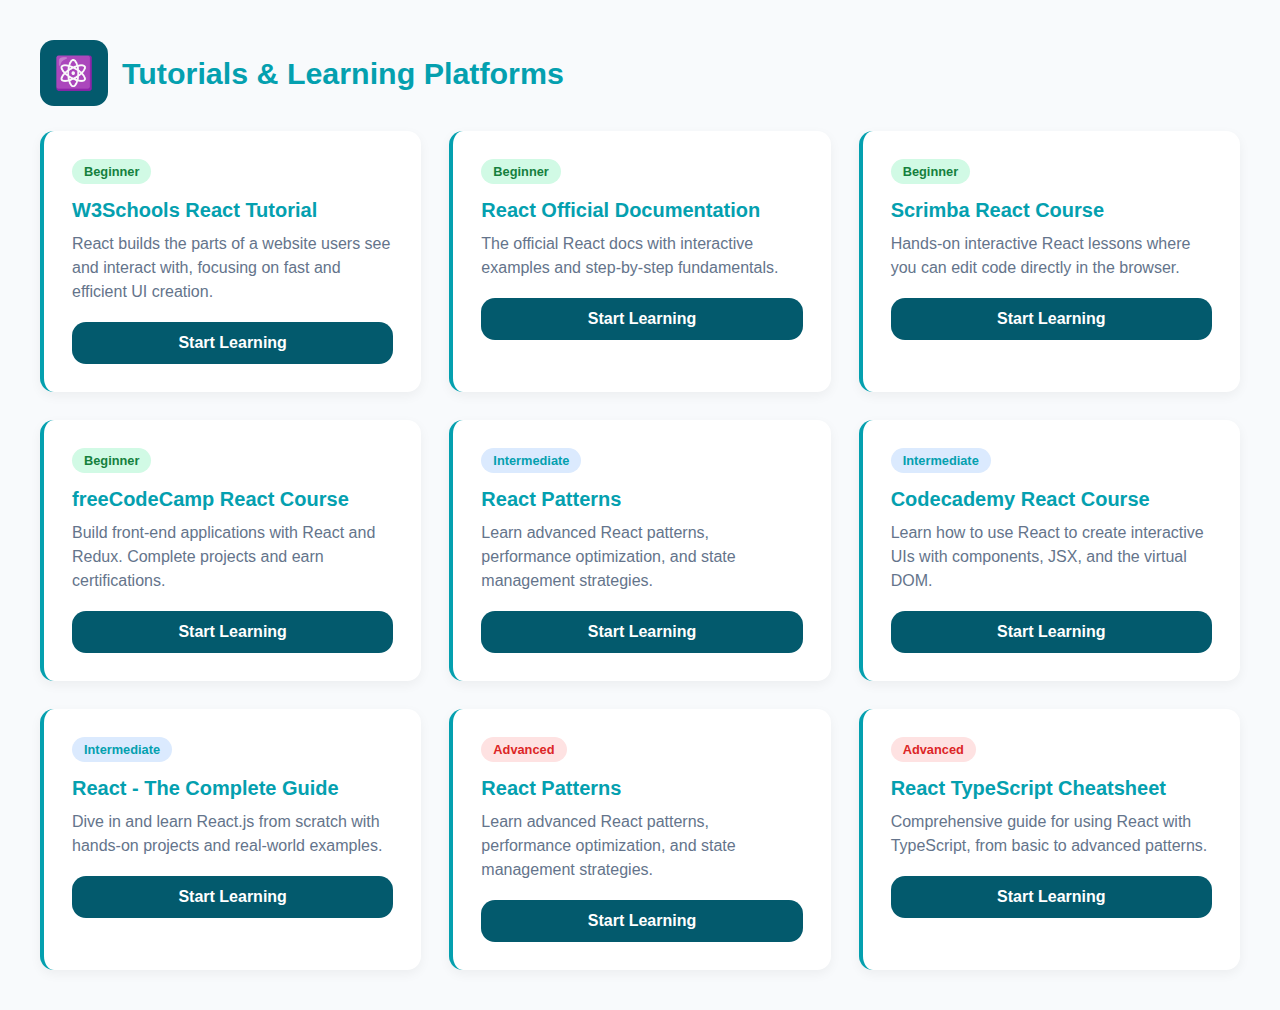
<file: React.js Learning Resources.html>
<!DOCTYPE html>
<html lang="en">
<head>
    <meta charset="UTF-8" />
    <meta name="viewport" content="width=device-width, initial-scale=1.0" />
    <title>React Learning Resources - Modern UI</title>
    <style>
        :root {
            --primary: #035a6d;
            --primary-dark: #04a0af;
            --bg: #f8fafc;
            --card-bg: #ffffff;
            --text: #04a0af;
            --text-light: #64748b;
            --radius: 14px;
        }

        * {
            margin: 0;
            padding: 0;
            box-sizing: border-box;
            font-family: "Inter", sans-serif;
        }

        body {
            background: var(--bg);
            padding: 40px 20px;
            color: var(--text);
        }

        /* Header */
        .header {
            max-width: 900px;
            margin: 0 auto 40px;
            text-align: center;
        }

        .header h1 {
            font-size: 2.8rem;
            font-weight: 800;
            color: var(--primary-dark);
        }

        .header p {
            margin-top: 12px;
            color: var(--text-light);
            font-size: 1.15rem;
        }

        /* Category Title */
        .category-title {
            max-width: 1200px;
            margin: 0 auto 25px;
            display: flex;
            align-items: center;
            gap: 14px;
        }

        .category-title span {
            font-size: 2rem;
            padding: 14px;
            background: var(--primary);
            color: white;
            border-radius: var(--radius);
        }

        .category-title h2 {
            font-size: 1.9rem;
            font-weight: 700;
        }

        /* Resource Grid */
        .resources-grid {
            max-width: 1200px;
            margin: 0 auto;
            display: grid;
            grid-template-columns: repeat(auto-fill, minmax(320px, 1fr));
            gap: 28px;
        }

        /* Cards */
        .resource-card {
            background: var(--card-bg);
            padding: 28px;
            border-radius: var(--radius);
            box-shadow: 0 4px 12px rgba(0, 0, 0, 0.05);
            transition: transform 0.2s ease, box-shadow 0.2s ease;
            border-left: 4px solid #04a0af;
        }

        .resource-card:hover {
            transform: translateY(-5px);
            box-shadow: 0 10px 25px rgba(0, 0, 0, 0.08);
        }

        .resource-meta {
            display: flex;
            justify-content: space-between;
            margin-bottom: 15px;
            font-size: 0.9rem;
        }

        .difficulty {
            padding: 5px 12px;
            border-radius: 20px;
            font-size: 0.8rem;
            font-weight: 600;
        }

        .beginner {
            background: #d1fae5;
            color: #15803d;
        }

        .intermediate {
            background: #dbeafe;
            color: #04a0af;
        }

        .advanced {
            background: #fee2e2;
            color: #dc2626;
        }

        .resource-type {
            color: var(--text-light);
        }

        .resource-card h3 {
            margin-bottom: 10px;
            font-size: 1.25rem;
            font-weight: 700;
            color: var(--text);
        }

        .resource-card p {
            margin-bottom: 18px;
            color: var(--text-light);
            line-height: 1.5;
        }

        /* Feature tags */
        .features {
            display: flex;
            flex-wrap: wrap;
            gap: 8px;
            margin-bottom: 20px;
        }

        .feature-tag {
            background: #e0f2fe;
            padding: 6px 10px;
            font-size: 0.75rem;
            color: #a9c8d8;
            border-radius: 6px;
        }

        /* Button */
        .resource-link {
            display: inline-block;
            width: 100%;
            text-align: center;
            padding: 12px;
            background: var(--primary);
            color: white;
            border-radius: var(--radius);
            text-decoration: none;
            font-weight: 600;
            transition: background 0.2s ease;
        }

        .resource-link:hover {
            background: var(--primary-dark);
        }

        @media (max-width: 600px) {
            .header h1 {
                font-size: 2.2rem;
            }
        }
    </style>
</head>
<body>

    <div class="category-title">
        <span>⚛️</span>
        <h2>Tutorials & Learning Platforms</h2>
    </div>

    <div class="resources-grid">

              <!-- CARD 1 -->
        <div class="resource-card">
            <div class="resource-meta">
                  <span class="difficulty beginner">Beginner</span>
            </div>

            <h3>W3Schools React Tutorial</h3>
            <p>React builds the parts of a website users see and interact with, focusing on fast and efficient UI creation.</p>
            <a href="https://www.w3schools.com/react/" target="_blank" class="resource-link">Start Learning</a>
        </div>

        <!-- CARD 2 -->
        <div class="resource-card">
            <div class="resource-meta">
                <span class="difficulty beginner">Beginner</span>
            </div>

            <h3>React Official Documentation</h3>
            <p>The official React docs with interactive examples and step-by-step fundamentals.</p>
            <a href="https://react.dev" target="_blank" class="resource-link">Start Learning</a>
        </div>

        <!-- CARD 3 -->
        <div class="resource-card">
            <div class="resource-meta">
                <span class="difficulty beginner">Beginner</span>
            </div>

            <h3>Scrimba React Course</h3>
            <p>Hands-on interactive React lessons where you can edit code directly in the browser.</p>

            <a href="https://scrimba.com/learn/learnreact" target="_blank" class="resource-link">Start Learning</a>
        </div>

        <!-- CARD 4 -->
        <div class="resource-card">
            <div class="resource-meta">
                <span class="difficulty beginner">Beginner</span>
            </div>

            <h3>freeCodeCamp React Course</h3>
            <p>Build front-end applications with React and Redux. Complete projects and earn certifications.</p>

            <a href="https://www.freecodecamp.org/learn/front-end-development-libraries/#react" target="_blank" class="resource-link">Start Learning</a>
        </div>


         <!-- CARD 5 -->
        <div class="resource-card">
            <div class="resource-meta">
                <span class="difficulty intermediate">Intermediate</span>
            </div>

            <h3>React Patterns</h3>
            <p>Learn advanced React patterns, performance optimization, and state management strategies.</p>
            <a href="https://reactpatterns.com/" target="_blank" class="resource-link">Start Learning</a>
        </div>

        <!-- CARD 6 -->
        <div class="resource-card">
            <div class="resource-meta">
                <span class="difficulty intermediate">Intermediate</span>
            </div>

            <h3>Codecademy React Course</h3>
            <p>Learn how to use React to create interactive UIs with components, JSX, and the virtual DOM.</p>

            <a href="https://www.codecademy.com/learn/react-101" target="_blank" class="resource-link">Start Learning</a>
        </div>

        <!-- CARD 7 -->
        <div class="resource-card">
            <div class="resource-meta">
                <span class="difficulty intermediate">Intermediate</span>
            </div>

            <h3>React - The Complete Guide</h3>
            <p>Dive in and learn React.js from scratch with hands-on projects and real-world examples.</p>

            <a href="https://www.udemy.com/course/react-the-complete-guide-incl-redux/" target="_blank" class="resource-link">Start Learning</a>
        </div>

         <!-- CARD 8 -->
        <div class="resource-card">
            <div class="resource-meta">
                <span class="difficulty advanced">Advanced</span>
            </div>

            <h3>React Patterns</h3>
            <p>Learn advanced React patterns, performance optimization, and state management strategies.</p>
            <a href="https://reactpatterns.com/" target="_blank" class="resource-link">Start Learning</a>
        </div>

        <!-- CARD 9 -->
        <div class="resource-card">
            <div class="resource-meta">
                <span class="difficulty advanced">Advanced</span>
            </div>

            <h3>React TypeScript Cheatsheet</h3>
            <p>Comprehensive guide for using React with TypeScript, from basic to advanced patterns.</p>
            <a href="https://react-typescript-cheatsheet.netlify.app/" target="_blank" class="resource-link">Start Learning</a>
        </div>
    </div>
</body>
</html>
</file>
<file: styles.css>
/* Global Styles */
* {
    margin: 0;
    padding: 0;
    box-sizing: border-box;
    font-family: 'Segoe UI', Tahoma, Geneva, Verdana, sans-serif;
}

body {
    background-color: #c9cbcd;
    color: #333;
    line-height: 1.6;
}

.container {
    width: 90%;
    max-width: 1200px;
    margin: 0 auto;
    padding: 0 15px;
}

/* Header Styles */
header {
    background-color: #033853;
    color: white;
    padding: 1rem 0;
    box-shadow: 0 2px 10px rgba(0, 0, 0, 0.1);
}

.header-content {
    display: flex;
    justify-content: space-between;
    align-items: center;
}

.logo {
    font-size: 1.8rem;
    font-weight: 700;
    color: #078df4;
}

.logo span {
    color: #831c02;
}

nav ul {
    display: flex;
    list-style: none;
}

nav ul li {
    margin-left: 1.5rem;
}

nav ul li a {
    color: white;
    text-decoration: none;
    font-weight: 500;
    transition: color 0.3s;
}

nav ul li a:hover {
    color: #3498db;
}

.auth-buttons {
    display: flex;
    gap: 10px;
}

.btn {
    padding: 8px 16px;
    border-radius: 4px;
    text-decoration: none;
    font-weight: 500;
    transition: all 0.3s;
    cursor: pointer;
    border: none;
}

.btn-login {
    background-color: transparent;
    color: white;
    border: 1px solid white;
}

.btn-register {
    background-color: #3498db;
    color: white;
}

.btn:hover {
    opacity: 0.9;
    transform: translateY(-2px);
}

/* Main Content Styles */
main {
    padding: 2rem 0;
    min-height: calc(100vh - 160px);
}

.page {
    display: none;
    background-color: white;
    border-radius: 8px;
    box-shadow: 0 2px 15px rgba(0, 0, 0, 0.1);
    padding: 2rem;
    margin-bottom: 2rem;
}

.active {
    display: block;
}

h1 {
    color: #2c3e50;
    margin-bottom: 1.5rem;
    font-size: 2.2rem;
}

h2 {
    color: #3498db;
    margin: 1.5rem 0 1rem;
    font-size: 1.6rem;
}

h3 {
    color: #2c3e50;
    margin: 1.2rem 0 0.8rem;
}

p {
    margin-bottom: 1rem;
}

ul {
    margin-left: 2rem;
    margin-bottom: 1.5rem;
}

li {
    margin-bottom: 0.5rem;
}

.resource-link {
            display: inline-block;
            background-color: #033853;
            color: white;
            padding: 10px 20px;
            border-radius: 5px;
            text-decoration: none;
            font-weight: 500;
            transition: background-color 0.3s ease;
            text-align: center;
            width: 100%;
        }

        .resource-link:hover {
            background-color: rgb(65, 170, 239);
        }


/* Form Styles */
.form-container {
    max-width: 500px;
    margin: 0 auto;
}

.form-group {
    margin-bottom: 1.5rem;
}

label {
    display: block;
    margin-bottom: 0.5rem;
    font-weight: 500;
}

input, textarea, select {
    width: 100%;
    padding: 10px;
    border: 1px solid #ddd;
    border-radius: 4px;
    font-size: 1rem;
}

textarea {
    min-height: 120px;
    resize: vertical;
}

.btn-primary {
    background-color: #3498db;
    color: white;
    padding: 12px 20px;
    width: 100%;
    font-size: 1rem;
}

.form-footer {
    text-align: center;
    margin-top: 1.5rem;
}

.form-footer a {
    color: #3498db;
    text-decoration: none;
}

.form-footer a:hover {
    text-decoration: underline;
}

/* Coding Topics Styles */
.topics-grid {
    display: grid;
    grid-template-columns: repeat(auto-fill, minmax(300px, 1fr));
    gap: 1.5rem;
    margin-top: 1.5rem;
}

.topic-card {
    background-color: white;
    border-radius: 8px;
    box-shadow: 0 3px 10px rgba(0, 0, 0, 0.1);
    padding: 1.5rem;
    transition: transform 0.3s, box-shadow 0.3s;
    cursor: pointer;
    border-left: 4px solid #3498db;
}

.topic-card:hover {
    transform: translateY(-5px);
    box-shadow: 0 5px 15px rgba(0, 0, 0, 0.15);
}

.topic-card h3 {
    color: #2c3e50;
    margin-bottom: 0.8rem;
}

.topic-card p {
    color: #666;
    font-size: 0.95rem;
}

/* Database Table Styles */
table {
    width: 100%;
    border-collapse: collapse;
    margin: 1.5rem 0;
    box-shadow: 0 2px 8px rgba(0, 0, 0, 0.1);
}

th, td {
    padding: 12px 15px;
    text-align: left;
    border-bottom: 1px solid #ddd;
}

th {
    background-color: #f8f9fa;
    color: #2c3e50;
    font-weight: 600;
}

tr:hover {
    background-color: #f1f7fd;
}

/* Footer Styles */
footer {
    background-color: #2c3e50;
    color: white;
    padding: 1.5rem 0;
    text-align: center;
}

.footer-content {
    display: flex;
    flex-direction: column;
    align-items: center;
}

.footer-links {
    display: flex;
    gap: 1.5rem;
    margin: 1rem 0;
}

.footer-links a {
    color: #bdc3c7;
    text-decoration: none;
    transition: color 0.3s;
}

.footer-links a:hover {
    color: #3498db;
}

.copyright {
    margin-top: 1rem;
    color: #bdc3c7;
    font-size: 0.9rem;
}

/* Responsive Styles */
@media (max-width: 768px) {
    .header-content {
        flex-direction: column;
        text-align: center;
    }

    nav ul {
        margin-top: 1rem;
        flex-wrap: wrap;
        justify-content: center;
    }

    nav ul li {
        margin: 0.5rem;
    }

    .auth-buttons {
        margin-top: 1rem;
    }

    .topics-grid {
        grid-template-columns: 1fr;
    }

    .footer-links {
        flex-direction: column;
        gap: 0.8rem;
    }
}

@media (max-width: 480px) {
    h1 {
        font-size: 1.8rem;
    }

    h2 {
        font-size: 1.4rem;
    }

    .page {
        padding: 1.5rem;
    }

    table {
        font-size: 0.9rem;
    }

    th, td {
        padding: 8px 10px;
    }
}
</file>
